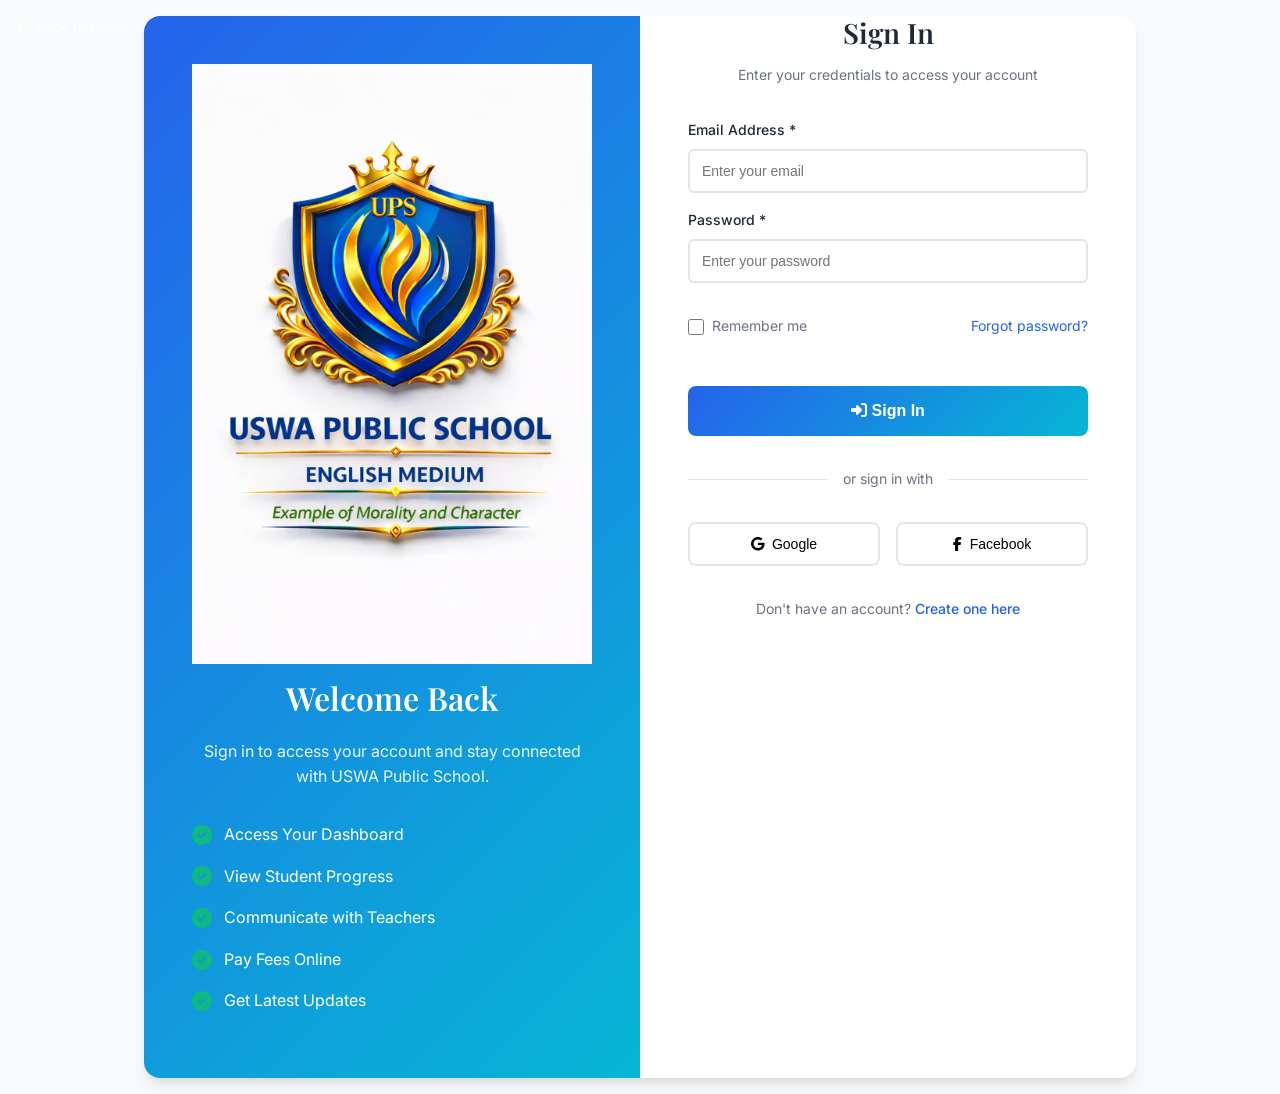
<file: login.html>
<!DOCTYPE html>
<html lang="en">
<head>
    <meta charset="UTF-8">
    <meta name="viewport" content="width=device-width, initial-scale=1.0">
    <title>Login - USWA Public School</title>
    <link href="https://fonts.googleapis.com/css2?family=Inter:wght@300;400;500;600;700;800&family=Playfair+Display:wght@400;500;600;700&display=swap" rel="stylesheet">
    <link rel="stylesheet" href="https://cdnjs.cloudflare.com/ajax/libs/font-awesome/6.4.0/css/all.min.css">
    <link rel="stylesheet" href="css/auth.css">
</head>
<body>
    <a href="index-fresh.html" class="back-link"><i class="fas fa-arrow-left"></i> Back to Home</a>
    <div class="login-container">
        <div class="login-left">
            <div class="login-left-content">
                <div class="school-logo"><img src="school_logo.jpg" alt="USWA Public School Logo"></div>
                <h1>Welcome Back</h1>
                <p>Sign in to access your account and stay connected with USWA Public School.</p>
                <ul class="login-benefits">
                    <li><i class="fas fa-check-circle"></i> Access Your Dashboard</li>
                    <li><i class="fas fa-check-circle"></i> View Student Progress</li>
                    <li><i class="fas fa-check-circle"></i> Communicate with Teachers</li>
                    <li><i class="fas fa-check-circle"></i> Pay Fees Online</li>
                    <li><i class="fas fa-check-circle"></i> Get Latest Updates</li>
                </ul>
            </div>
        </div>
        <div class="login-right">
            <div class="login-header">
                <h2 class="login-title">Sign In</h2>
                <p class="login-subtitle">Enter your credentials to access your account</p>
            </div>
            <div id="errorMessage" class="error-message" style="display:none;"></div>
            <div id="successMessage" class="success-message" style="display:none;"></div>
            <form class="login-form" id="loginForm">
                <div class="form-group">
                    <label class="form-label">Email Address *</label>
                    <input type="email" id="email" class="form-input" placeholder="Enter your email" required>
                </div>
                <div class="form-group">
                    <label class="form-label">Password *</label>
                    <input type="password" id="password" class="form-input" placeholder="Enter your password" required>
                </div>
                <div class="form-options">
                    <label class="checkbox-label">
                        <input type="checkbox" id="remember"> Remember me
                    </label>
                    <a href="#" class="forgot-link">Forgot password?</a>
                </div>
                <button type="submit" id="loginBtn" class="login-btn"><i class="fas fa-sign-in-alt"></i> Sign In</button>
            </form>
            <div class="divider"><span>or sign in with</span></div>
            <div class="social-login">
                <button class="social-btn" onclick="loginWithGoogle();"><i class="fab fa-google"></i> Google</button>
                <button class="social-btn" onclick="loginWithFacebook();"><i class="fab fa-facebook-f"></i> Facebook</button>
            </div>
            <div class="register-link">Don't have an account? <a href="register.html">Create one here</a></div>
        </div>
    </div>
    <script src="js/auth-script.js"></script>
</body>
</html>
</file>
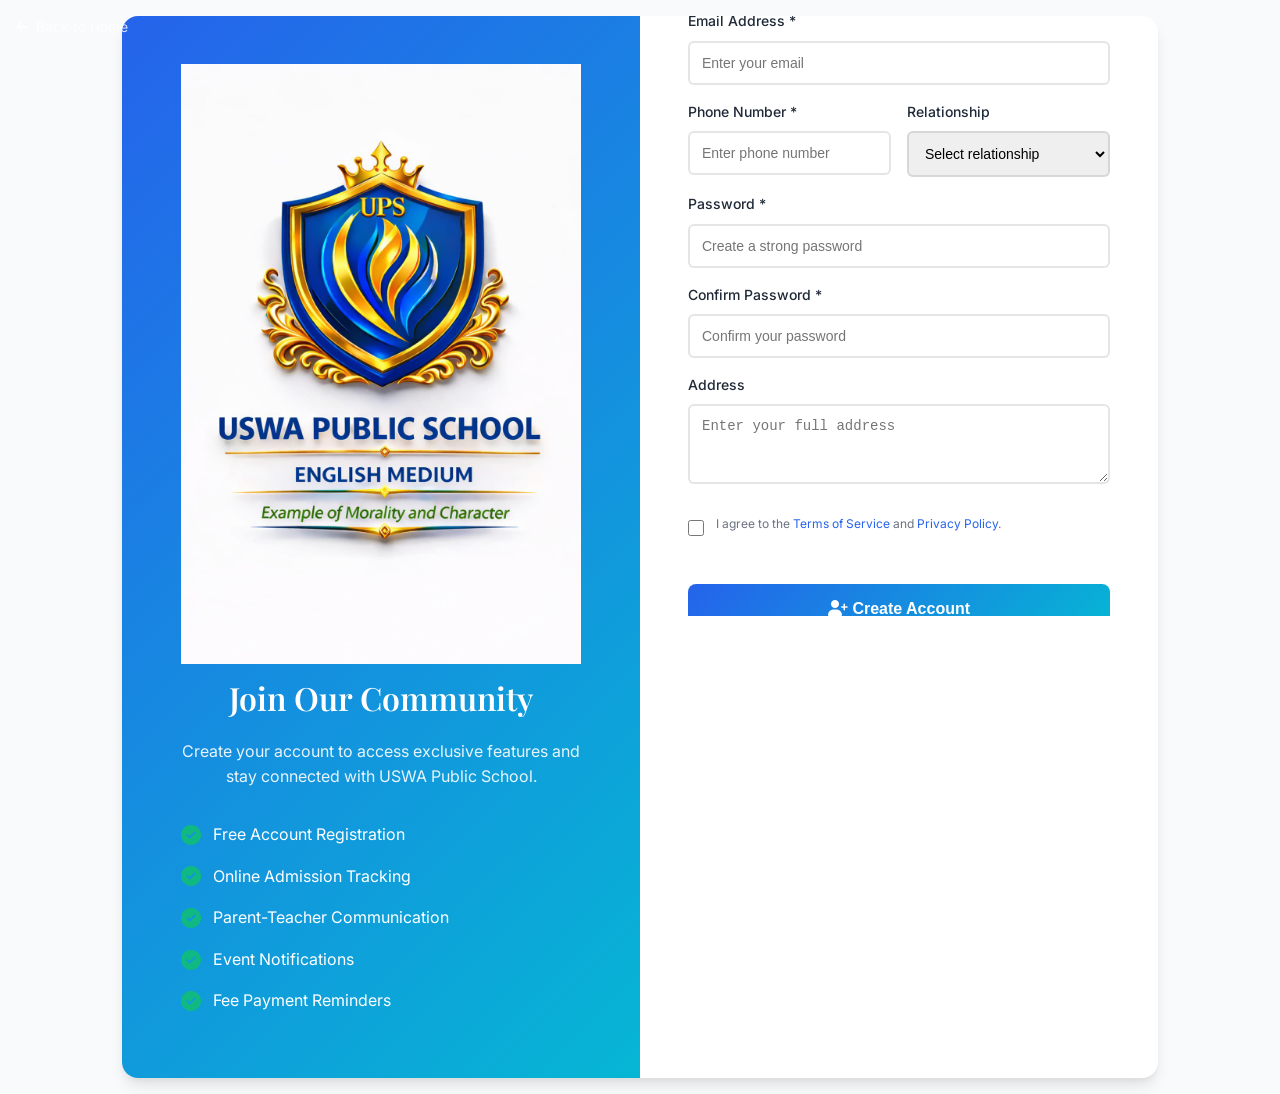
<file: register.html>
<!DOCTYPE html>
<html lang="en">
<head>
    <meta charset="UTF-8">
    <meta name="viewport" content="width=device-width, initial-scale=1.0">
    <title>Register - USWA Public School</title>

    <link href="https://fonts.googleapis.com/css2?family=Inter:wght@300;400;500;600;700;800&family=Playfair+Display:wght@400;500;600;700&display=swap" rel="stylesheet">
    <link rel="stylesheet" href="https://cdnjs.cloudflare.com/ajax/libs/font-awesome/6.4.0/css/all.min.css">
    <link rel="stylesheet" href="css/auth.css">
</head>

<body>

    <a href="index-fresh.html" class="back-link">
        <i class="fas fa-arrow-left"></i> Back to Home
    </a>

    <div class="register-container">

        <!-- LEFT -->
        <div class="register-left">
            <div class="register-left-content">
                <div class="school-logo">
                    <img src="school_logo.jpg" alt="USWA Public School Logo">
                </div>
                <h1>Join Our Community</h1>
                <p>Create your account to access exclusive features and stay connected with USWA Public School.</p>

                <ul class="register-benefits">
                    <li><i class="fas fa-check-circle"></i> Free Account Registration</li>
                    <li><i class="fas fa-check-circle"></i> Online Admission Tracking</li>
                    <li><i class="fas fa-check-circle"></i> Parent-Teacher Communication</li>
                    <li><i class="fas fa-check-circle"></i> Event Notifications</li>
                    <li><i class="fas fa-check-circle"></i> Fee Payment Reminders</li>
                </ul>
            </div>
        </div>

        <!-- RIGHT -->
        <div class="register-right">

            <div class="register-header">
                <h2 class="register-title">Create Account</h2>
                <p class="register-subtitle">Fill in your details to get started</p>
            </div>

            <div id="errorMessage" class="error-message" style="display:none;"></div>
            <div id="successMessage" class="success-message" style="display:none;"></div>

            <!-- ✅ FIX: autocomplete off + hidden input -->
            <form class="register-form" id="registerForm" autocomplete="off">

                <!-- hidden input to prevent auto focus -->
                <input type="text" style="display:none">

                <div class="form-row">
                    <div class="form-group">
                        <label class="form-label">First Name *</label>
                        <input type="text" id="firstName" class="form-input" placeholder="Enter first name" required>
                    </div>
                    <div class="form-group">
                        <label class="form-label">Last Name *</label>
                        <input type="text" id="lastName" class="form-input" placeholder="Enter last name" required>
                    </div>
                </div>

                <div class="form-group">
                    <label class="form-label">Email Address *</label>
                    <input type="email" id="email" class="form-input" placeholder="Enter your email" required>
                </div>

                <div class="form-row">
                    <div class="form-group">
                        <label class="form-label">Phone Number *</label>
                        <input type="tel" id="phone" class="form-input" placeholder="Enter phone number" required>
                    </div>
                    <div class="form-group">
                        <label class="form-label">Relationship</label>
                        <select id="relationship" class="form-select">
                            <option value="">Select relationship</option>
                            <option value="parent">Parent</option>
                            <option value="guardian">Guardian</option>
                            <option value="student">Student (18+)</option>
                            <option value="teacher">Teacher</option>
                            <option value="other">Other</option>
                        </select>
                    </div>
                </div>

                <div class="form-group">
                    <label class="form-label">Password *</label>
                    <input type="password" id="password" class="form-input" placeholder="Create a strong password" required>
                </div>

                <div class="form-group">
                    <label class="form-label">Confirm Password *</label>
                    <input type="password" id="confirmPassword" class="form-input" placeholder="Confirm your password" required>
                </div>

                <div class="form-group full-width">
                    <label class="form-label">Address</label>
                    <textarea id="address" class="form-input form-textarea" placeholder="Enter your full address"></textarea>
                </div>

                <div class="terms-group">
                    <input type="checkbox" id="terms" required>
                    <div class="terms-text">
                        I agree to the 
                        <a href="#" onclick="showTerms();return false;">Terms of Service</a> 
                        and 
                        <a href="#" onclick="showPrivacy();return false;">Privacy Policy</a>.
                    </div>
                </div>

                <button type="submit" id="registerBtn" class="register-btn">
                    <i class="fas fa-user-plus"></i> Create Account
                </button>

            </form>

            <div class="divider"><span>or register with</span></div>

            <div class="social-register">
                <button class="social-btn" onclick="registerWithGoogle();">
                    <i class="fab fa-google"></i> Google
                </button>
                <button class="social-btn" onclick="registerWithFacebook();">
                    <i class="fab fa-facebook-f"></i> Facebook
                </button>
            </div>

            <div class="login-link">
                Already have an account? <a href="login.html">Sign in here</a>
            </div>

        </div>
    </div>

    <!-- ✅ FIX: remove auto focus -->
    <script>
        window.onload = function () {
            document.activeElement.blur();
        };
    </script>

    <script src="js/auth-script.js"></script>

</body>
</html>
</file>
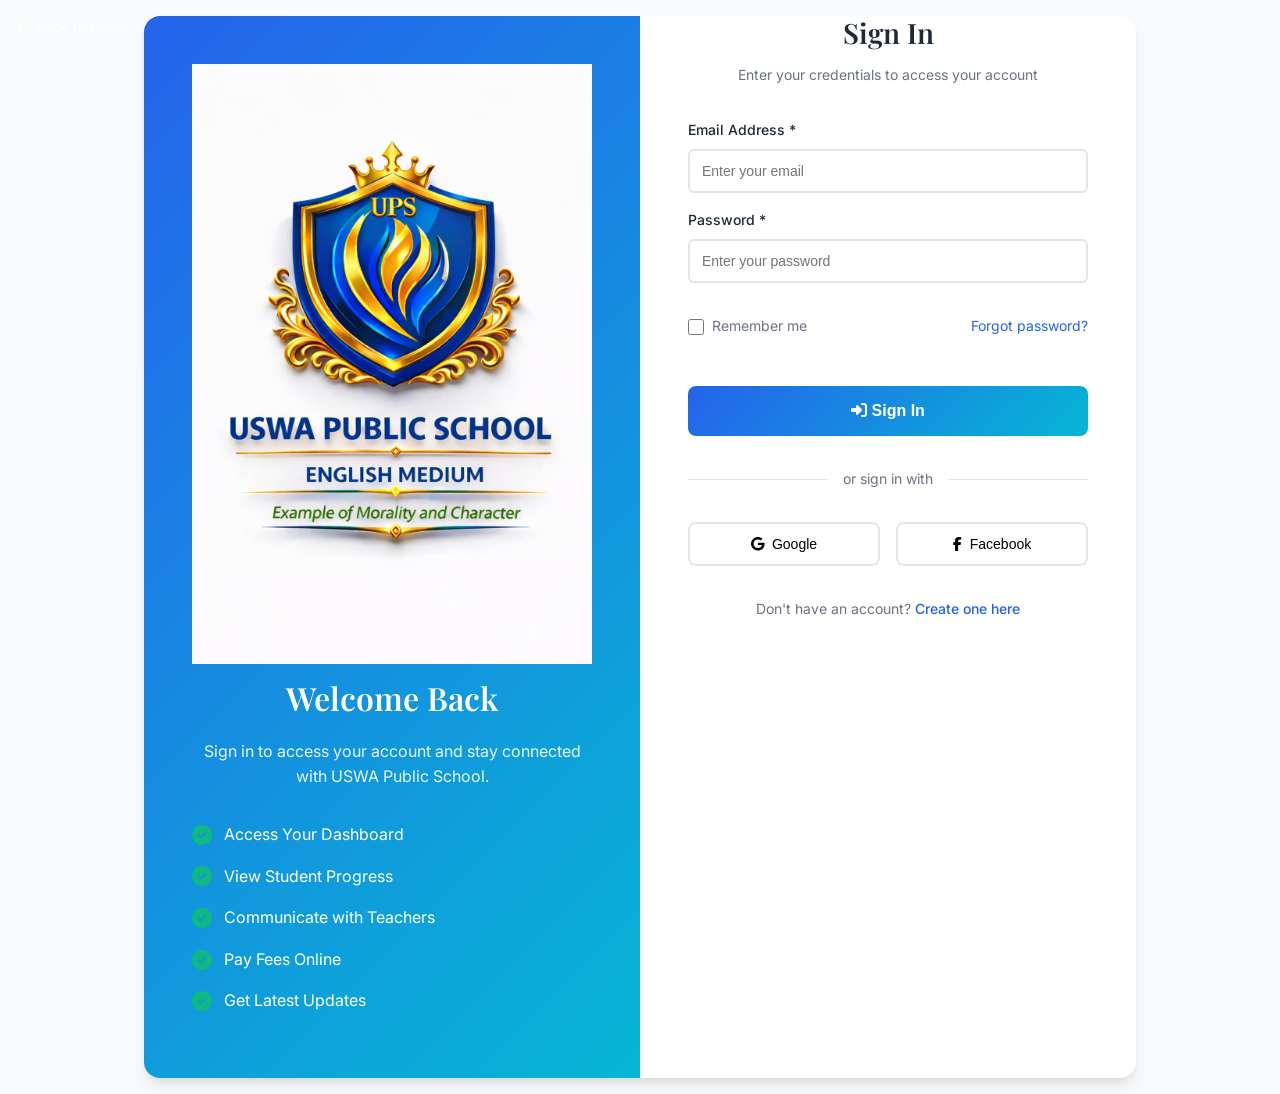
<file: uswa-web/login.html>
<!DOCTYPE html>
<html lang="en">
<head>
    <meta charset="UTF-8">
    <meta name="viewport" content="width=device-width, initial-scale=1.0">
    <title>Login - USWA Public School</title>
    <link href="https://fonts.googleapis.com/css2?family=Inter:wght@300;400;500;600;700;800&family=Playfair+Display:wght@400;500;600;700&display=swap" rel="stylesheet">
    <link rel="stylesheet" href="https://cdnjs.cloudflare.com/ajax/libs/font-awesome/6.4.0/css/all.min.css">
    <link rel="stylesheet" href="css/auth.css">
</head>
<body>
    <a href="index-fresh.html" class="back-link"><i class="fas fa-arrow-left"></i> Back to Home</a>
    <div class="login-container">
        <div class="login-left">
            <div class="login-left-content">
                <div class="school-logo"><img src="school_logo.jpg" alt="USWA Public School Logo"></div>
                <h1>Welcome Back</h1>
                <p>Sign in to access your account and stay connected with USWA Public School.</p>
                <ul class="login-benefits">
                    <li><i class="fas fa-check-circle"></i> Access Your Dashboard</li>
                    <li><i class="fas fa-check-circle"></i> View Student Progress</li>
                    <li><i class="fas fa-check-circle"></i> Communicate with Teachers</li>
                    <li><i class="fas fa-check-circle"></i> Pay Fees Online</li>
                    <li><i class="fas fa-check-circle"></i> Get Latest Updates</li>
                </ul>
            </div>
        </div>
        <div class="login-right">
            <div class="login-header">
                <h2 class="login-title">Sign In</h2>
                <p class="login-subtitle">Enter your credentials to access your account</p>
            </div>
            <div id="errorMessage" class="error-message" style="display:none;"></div>
            <div id="successMessage" class="success-message" style="display:none;"></div>
            <form class="login-form" id="loginForm">
                <div class="form-group">
                    <label class="form-label">Email Address *</label>
                    <input type="email" id="email" class="form-input" placeholder="Enter your email" required>
                </div>
                <div class="form-group">
                    <label class="form-label">Password *</label>
                    <input type="password" id="password" class="form-input" placeholder="Enter your password" required>
                </div>
                <div class="form-options">
                    <label class="checkbox-label">
                        <input type="checkbox" id="remember"> Remember me
                    </label>
                    <a href="#" class="forgot-link">Forgot password?</a>
                </div>
                <button type="submit" id="loginBtn" class="login-btn"><i class="fas fa-sign-in-alt"></i> Sign In</button>
            </form>
            <div class="divider"><span>or sign in with</span></div>
            <div class="social-login">
                <button class="social-btn" onclick="loginWithGoogle();"><i class="fab fa-google"></i> Google</button>
                <button class="social-btn" onclick="loginWithFacebook();"><i class="fab fa-facebook-f"></i> Facebook</button>
            </div>
            <div class="register-link">Don't have an account? <a href="register.html">Create one here</a></div>
        </div>
    </div>
    <script src="js/auth-script.js"></script>
</body>
</html>
</file>
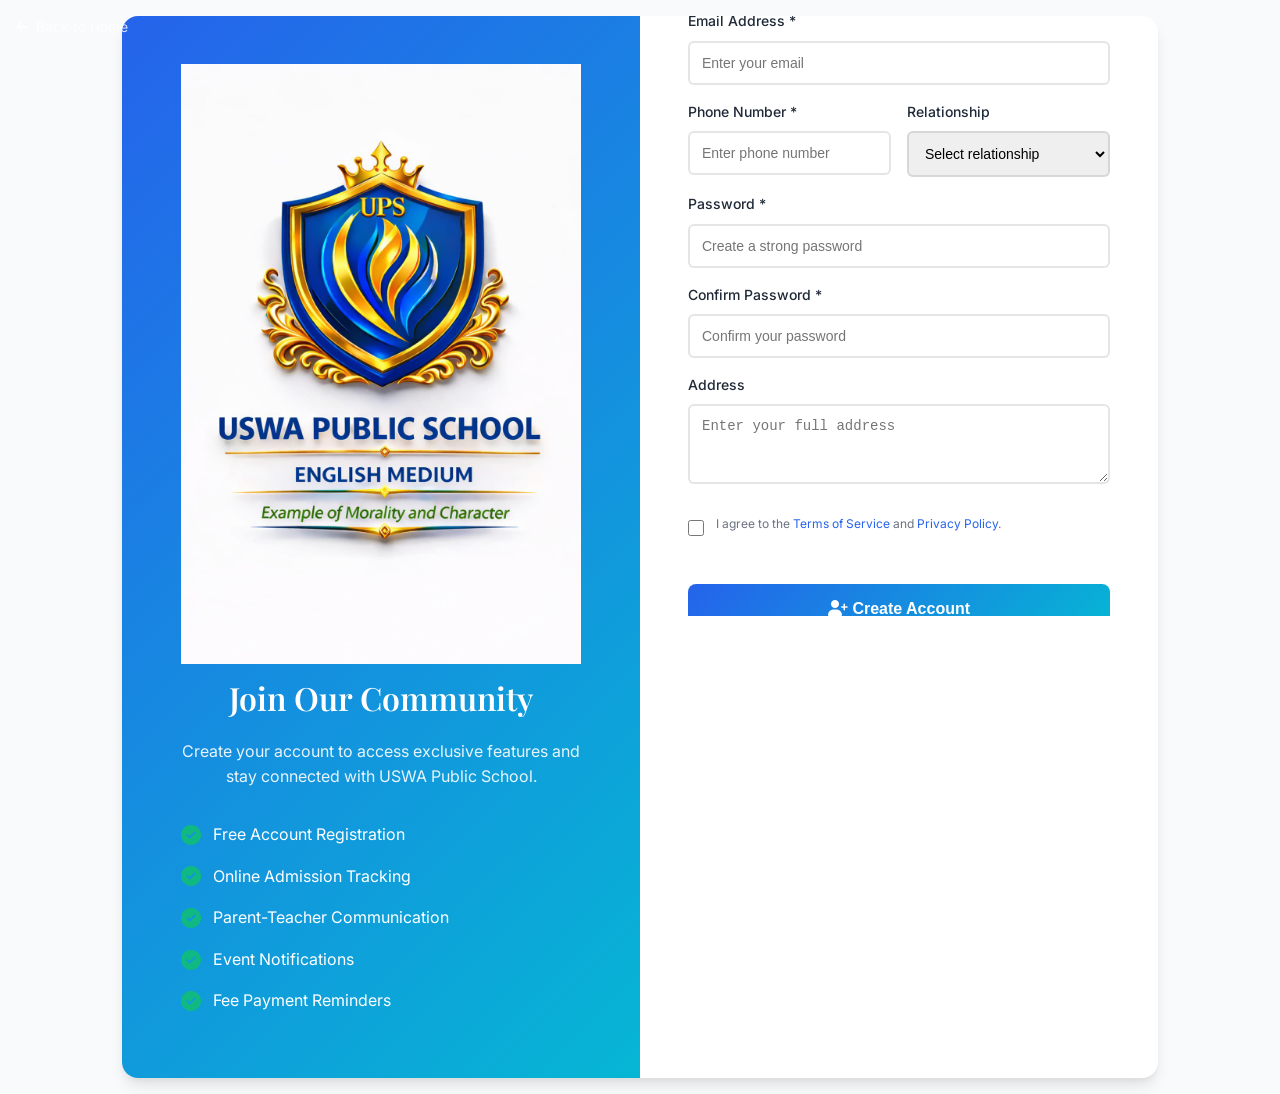
<file: uswa-web/register.html>
<!DOCTYPE html>
<html lang="en">
<head>
    <meta charset="UTF-8">
    <meta name="viewport" content="width=device-width, initial-scale=1.0">
    <title>Register - USWA Public School</title>
    <link href="https://fonts.googleapis.com/css2?family=Inter:wght@300;400;500;600;700;800&family=Playfair+Display:wght@400;500;600;700&display=swap" rel="stylesheet">
    <link rel="stylesheet" href="https://cdnjs.cloudflare.com/ajax/libs/font-awesome/6.4.0/css/all.min.css">
    <link rel="stylesheet" href="css/auth.css">
</head>
<body>
    <a href="index-fresh.html" class="back-link"><i class="fas fa-arrow-left"></i> Back to Home</a>
    <div class="register-container">
        <div class="register-left">
            <div class="register-left-content">
                <div class="school-logo"><img src="school_logo.jpg" alt="USWA Public School Logo"></div>
                <h1>Join Our Community</h1>
                <p>Create your account to access exclusive features and stay connected with USWA Public School.</p>
                <ul class="register-benefits">
                    <li><i class="fas fa-check-circle"></i> Free Account Registration</li>
                    <li><i class="fas fa-check-circle"></i> Online Admission Tracking</li>
                    <li><i class="fas fa-check-circle"></i> Parent-Teacher Communication</li>
                    <li><i class="fas fa-check-circle"></i> Event Notifications</li>
                    <li><i class="fas fa-check-circle"></i> Fee Payment Reminders</li>
                </ul>
            </div>
        </div>
        <div class="register-right">
            <div class="register-header">
                <h2 class="register-title">Create Account</h2>
                <p class="register-subtitle">Fill in your details to get started</p>
            </div>
            <div id="errorMessage" class="error-message" style="display:none;"></div>
            <div id="successMessage" class="success-message" style="display:none;"></div>
            <form class="register-form" id="registerForm">
                <div class="form-row">
                    <div class="form-group">
                        <label class="form-label">First Name *</label>
                        <input type="text" id="firstName" class="form-input" placeholder="Enter first name" required>
                    </div>
                    <div class="form-group">
                        <label class="form-label">Last Name *</label>
                        <input type="text" id="lastName" class="form-input" placeholder="Enter last name" required>
                    </div>
                </div>
                <div class="form-group">
                    <label class="form-label">Email Address *</label>
                    <input type="email" id="email" class="form-input" placeholder="Enter your email" required>
                </div>
                <div class="form-row">
                    <div class="form-group">
                        <label class="form-label">Phone Number *</label>
                        <input type="tel" id="phone" class="form-input" placeholder="Enter phone number" required>
                    </div>
                    <div class="form-group">
                        <label class="form-label">Relationship</label>
                        <select id="relationship" class="form-select">
                            <option value="">Select relationship</option>
                            <option value="parent">Parent</option>
                            <option value="guardian">Guardian</option>
                            <option value="student">Student (18+)</option>
                            <option value="teacher">Teacher</option>
                            <option value="other">Other</option>
                        </select>
                    </div>
                </div>
                <div class="form-group">
                    <label class="form-label">Password *</label>
                    <input type="password" id="password" class="form-input" placeholder="Create a strong password" required>
                </div>
                <div class="form-group">
                    <label class="form-label">Confirm Password *</label>
                    <input type="password" id="confirmPassword" class="form-input" placeholder="Confirm your password" required>
                </div>
                <div class="form-group full-width">
                    <label class="form-label">Address</label>
                    <textarea id="address" class="form-input form-textarea" placeholder="Enter your full address"></textarea>
                </div>
                <div class="terms-group">
                    <input type="checkbox" id="terms" required>
                    <div class="terms-text">I agree to the <a href="#" onclick="showTerms();return false;">Terms of Service</a> and <a href="#" onclick="showPrivacy();return false;">Privacy Policy</a>.</div>
                </div>
                <button type="submit" id="registerBtn" class="register-btn"><i class="fas fa-user-plus"></i> Create Account</button>
            </form>
            <div class="divider"><span>or register with</span></div>
            <div class="social-register">
                <button class="social-btn" onclick="registerWithGoogle();"><i class="fab fa-google"></i> Google</button>
                <button class="social-btn" onclick="registerWithFacebook();"><i class="fab fa-facebook-f"></i> Facebook</button>
            </div>
            <div class="login-link">Already have an account? <a href="login.html">Sign in here</a></div>
        </div>
    </div>
    <script src="js/auth-script.js"></script>
</body>
</html>
</file>
<file: css/auth.css>
:root {
    --primary: #2563eb;
    --primary-dark: #1d4ed8;
    --secondary: #06b6d4;
    --accent: #10b981;
    --dark: #1f2937;
    --darker: #111827;
    --light: #f8fafc;
    --gray: #6b7280;
    --white: #ffffff;
    --shadow: 0 4px 6px -1px rgba(0, 0, 0, 0.1), 0 2px 4px -1px rgba(0, 0, 0, 0.06);
    --shadow-lg: 0 10px 15px -3px rgba(0, 0, 0, 0.1), 0 4px 6px -2px rgba(0, 0, 0, 0.05);
    --gradient: linear-gradient(135deg, var(--primary), var(--secondary));
}

* {
    margin: 0;
    padding: 0;
    box-sizing: border-box;
}

body {
    font-family: 'Inter', sans-serif;
    background: var(--light);
    color: var(--dark);
    line-height: 1.6;
    min-height: 100vh;
    display: flex;
    align-items: center;
    justify-content: center;
    padding: 1rem;
}

/* REGISTER PAGE STYLES */
.register-container {
    display: grid;
    grid-template-columns: 1fr 1fr;
    min-height: 100vh;
    max-width: 1200px;
    margin: 0 auto;
    background: var(--white);
    border-radius: 16px;
    box-shadow: var(--shadow-lg);
    overflow: hidden;
}

.register-left {
    background: var(--gradient);
    color: var(--white);
    padding: 3rem;
    display: flex;
    align-items: center;
    justify-content: center;
}

.register-left-content {
    text-align: center;
    max-width: 400px;
}

.school-logo img {
    width: 100%;
    height: 100%;
    object-fit: cover;
}

.register-left h1 {
    font-family: 'Playfair Display', serif;
    font-size: 2rem;
    font-weight: 600;
    margin-bottom: 1rem;
}

.register-left p {
    opacity: 0.9;
    line-height: 1.6;
    margin-bottom: 2rem;
}

.register-benefits {
    list-style: none;
}

.register-benefits li {
    margin-bottom: 1rem;
    display: flex;
    align-items: center;
    gap: 0.75rem;
}

.register-benefits i {
    color: var(--accent);
    font-size: 1.25rem;
}

.register-right {
    padding: 3rem;
    display: flex;
    flex-direction: column;
    justify-content: center;
    overflow-y: auto;
    max-height: 600px;
}

.register-header {
    text-align: center;
    margin-bottom: 2rem;
}

.register-title {
    font-family: 'Playfair Display', serif;
    font-size: 1.75rem;
    font-weight: 600;
    color: var(--dark);
    margin-bottom: 0.5rem;
}

.register-subtitle {
    color: var(--gray);
    font-size: 0.875rem;
}

.register-form {
    display: flex;
    flex-direction: column;
    gap: 1rem;
}

.form-row {
    display: grid;
    grid-template-columns: 1fr 1fr;
    gap: 1rem;
}

.form-group {
    display: flex;
    flex-direction: column;
    gap: 0.5rem;
}

.form-group.full-width {
    grid-column: 1 / -1;
}

.form-label {
    font-weight: 500;
    color: var(--dark);
    font-size: 0.875rem;
}

.form-input,
.form-select {
    padding: 0.75rem;
    border: 2px solid rgba(0, 0, 0, 0.1);
    border-radius: 6px;
    font-size: 0.875rem;
    transition: border-color 0.2s ease;
}

.form-input:focus,
.form-select:focus {
    outline: none;
    border-color: var(--primary);
}

.form-textarea {
    resize: vertical;
    min-height: 80px;
}

.terms-group {
    display: flex;
    align-items: flex-start;
    gap: 0.75rem;
    margin: 1rem 0;
}

.terms-group input[type="checkbox"] {
    margin-top: 0.25rem;
    width: 16px;
    height: 16px;
}

.terms-text {
    font-size: 0.75rem;
    color: var(--gray);
    line-height: 1.4;
}

.terms-text a {
    color: var(--primary);
    text-decoration: none;
}

.terms-text a:hover {
    text-decoration: underline;
}

.register-btn {
    background: var(--gradient);
    color: white;
    padding: 1rem;
    border: none;
    border-radius: 8px;
    font-size: 1rem;
    font-weight: 600;
    cursor: pointer;
    transition: all 0.2s ease;
    margin-top: 1rem;
}

.register-btn:hover {
    transform: translateY(-1px);
    box-shadow: 0 4px 14px rgba(37, 99, 235, 0.3);
}

.register-btn:disabled {
    opacity: 0.6;
    cursor: not-allowed;
    transform: none;
}

.divider {
    text-align: center;
    margin: 2rem 0;
    position: relative;
    color: var(--gray);
    font-size: 0.875rem;
}

.divider::before {
    content: '';
    position: absolute;
    top: 50%;
    left: 0;
    right: 0;
    height: 1px;
    background: rgba(0, 0, 0, 0.1);
}

.divider span {
    background: var(--white);
    padding: 0 1rem;
    position: relative;
    z-index: 1;
}

.social-register {
    display: flex;
    gap: 1rem;
}

.social-btn {
    flex: 1;
    padding: 0.75rem;
    border: 2px solid rgba(0, 0, 0, 0.1);
    border-radius: 8px;
    background: var(--white);
    cursor: pointer;
    transition: all 0.2s ease;
    display: flex;
    align-items: center;
    justify-content: center;
    gap: 0.5rem;
    font-size: 0.875rem;
    font-weight: 500;
}

.social-btn:hover {
    border-color: var(--primary);
    color: var(--primary);
}

.login-link {
    text-align: center;
    margin-top: 2rem;
    font-size: 0.875rem;
    color: var(--gray);
}

.login-link a {
    color: var(--primary);
    text-decoration: none;
    font-weight: 500;
}

.login-link a:hover {
    text-decoration: underline;
}

.back-link {
    position: absolute;
    top: 1rem;
    left: 1rem;
    color: rgba(255, 255, 255, 0.8);
    text-decoration: none;
    font-size: 0.875rem;
    display: flex;
    align-items: center;
    gap: 0.5rem;
    transition: color 0.2s ease;
}

.back-link:hover {
    color: white;
}

.error-message {
    background: #fef2f2;
    color: #dc2626;
    padding: 0.75rem;
    border-radius: 6px;
    font-size: 0.875rem;
    margin-bottom: 1rem;
    display: none;
}

.success-message {
    background: #f0fdf4;
    color: #16a34a;
    padding: 0.75rem;
    border-radius: 6px;
    font-size: 0.875rem;
    margin-bottom: 1rem;
    display: none;
}

/* LOGIN PAGE STYLES */
.login-container {
    display: grid;
    grid-template-columns: 1fr 1fr;
    min-height: 100vh;
    max-width: 1200px;
    margin: 0 auto;
    background: var(--white);
    border-radius: 16px;
    box-shadow: var(--shadow-lg);
    overflow: hidden;
}

.login-left {
    background: var(--gradient);
    color: var(--white);
    padding: 3rem;
    display: flex;
    align-items: center;
    justify-content: center;
}

.login-left-content {
    text-align: center;
    max-width: 400px;
}

.login-left h1 {
    font-family: 'Playfair Display', serif;
    font-size: 2rem;
    font-weight: 600;
    margin-bottom: 1rem;
}

.login-left p {
    opacity: 0.9;
    line-height: 1.6;
    margin-bottom: 2rem;
}

.login-benefits {
    list-style: none;
}

.login-benefits li {
    margin-bottom: 1rem;
    display: flex;
    align-items: center;
    gap: 0.75rem;
}

.login-benefits i {
    color: var(--accent);
    font-size: 1.25rem;
}

.login-right {
    padding: 3rem;
    display: flex;
    flex-direction: column;
    justify-content: center;
    overflow-y: auto;
    max-height: 600px;
}

.login-header {
    text-align: center;
    margin-bottom: 2rem;
}

.login-title {
    font-family: 'Playfair Display', serif;
    font-size: 1.75rem;
    font-weight: 600;
    color: var(--dark);
    margin-bottom: 0.5rem;
}

.login-subtitle {
    color: var(--gray);
    font-size: 0.875rem;
}

.login-form {
    display: flex;
    flex-direction: column;
    gap: 1rem;
}

.form-options {
    display: flex;
    justify-content: space-between;
    align-items: center;
    margin: 1rem 0;
}

.checkbox-label {
    display: flex;
    align-items: center;
    gap: 0.5rem;
    font-size: 0.875rem;
    color: var(--gray);
}

.checkbox-label input[type="checkbox"] {
    width: 16px;
    height: 16px;
}

.forgot-link {
    color: var(--primary);
    text-decoration: none;
    font-size: 0.875rem;
}

.forgot-link:hover {
    text-decoration: underline;
}

.login-btn {
    background: var(--gradient);
    color: white;
    padding: 1rem;
    border: none;
    border-radius: 8px;
    font-size: 1rem;
    font-weight: 600;
    cursor: pointer;
    transition: all 0.2s ease;
    margin-top: 1rem;
}

.login-btn:hover {
    transform: translateY(-1px);
    box-shadow: 0 4px 14px rgba(37, 99, 235, 0.3);
}

.login-btn:disabled {
    opacity: 0.6;
    cursor: not-allowed;
    transform: none;
}

.social-login {
    display: flex;
    gap: 1rem;
}

.register-link {
    text-align: center;
    margin-top: 2rem;
    font-size: 0.875rem;
    color: var(--gray);
}

.register-link a {
    color: var(--primary);
    text-decoration: none;
    font-weight: 500;
}

.register-link a:hover {
    text-decoration: underline;
}

/* RESPONSIVE */
@media (max-width: 768px) {
    body {
        padding: 0.75rem;
    }

    .register-container,
    .login-container {
        grid-template-columns: 1fr;
        max-width: 100%;
        min-height: auto;
        max-height: none;
        height: auto;
        margin: 0 auto;
        border-radius: 16px;
        box-shadow: 0 12px 30px rgba(0, 0, 0, 0.2);
    }

    .register-left,
    .login-left {
        padding: 1.25rem;
        text-align: center;
        border-radius: 16px 16px 0 0;
    }

    .register-right,
    .login-right {
        padding: 1rem;
        max-height: none;
        overflow-y: visible;
    }

    .form-row {
        grid-template-columns: 1fr;
    }

    .social-register,
    .social-login {
        flex-direction: column;
    }

    .back-link {
        position: fixed;
        top: 0.65rem;
        left: 0.65rem;
        z-index: 1000;
        background: rgba(17, 24, 39, 0.85);
        padding: 0.45rem 0.8rem;
        border-radius: 999px;
    }
}
</file>
<file: uswa-web/css/auth.css>
:root {
    --primary: #2563eb;
    --primary-dark: #1d4ed8;
    --secondary: #06b6d4;
    --accent: #10b981;
    --dark: #1f2937;
    --darker: #111827;
    --light: #f8fafc;
    --gray: #6b7280;
    --white: #ffffff;
    --shadow: 0 4px 6px -1px rgba(0, 0, 0, 0.1), 0 2px 4px -1px rgba(0, 0, 0, 0.06);
    --shadow-lg: 0 10px 15px -3px rgba(0, 0, 0, 0.1), 0 4px 6px -2px rgba(0, 0, 0, 0.05);
    --gradient: linear-gradient(135deg, var(--primary), var(--secondary));
}

* {
    margin: 0;
    padding: 0;
    box-sizing: border-box;
}

body {
    font-family: 'Inter', sans-serif;
    background: var(--light);
    color: var(--dark);
    line-height: 1.6;
    min-height: 100vh;
    display: flex;
    align-items: center;
    justify-content: center;
    padding: 1rem;
}

/* REGISTER PAGE STYLES */
.register-container {
    display: grid;
    grid-template-columns: 1fr 1fr;
    min-height: 100vh;
    max-width: 1200px;
    margin: 0 auto;
    background: var(--white);
    border-radius: 16px;
    box-shadow: var(--shadow-lg);
    overflow: hidden;
}

.register-left {
    background: var(--gradient);
    color: var(--white);
    padding: 3rem;
    display: flex;
    align-items: center;
    justify-content: center;
}

.register-left-content {
    text-align: center;
    max-width: 400px;
}

.school-logo img {
    width: 100%;
    height: 100%;
    object-fit: cover;
}

.register-left h1 {
    font-family: 'Playfair Display', serif;
    font-size: 2rem;
    font-weight: 600;
    margin-bottom: 1rem;
}

.register-left p {
    opacity: 0.9;
    line-height: 1.6;
    margin-bottom: 2rem;
}

.register-benefits {
    list-style: none;
}

.register-benefits li {
    margin-bottom: 1rem;
    display: flex;
    align-items: center;
    gap: 0.75rem;
}

.register-benefits i {
    color: var(--accent);
    font-size: 1.25rem;
}

.register-right {
    padding: 3rem;
    display: flex;
    flex-direction: column;
    justify-content: center;
    overflow-y: auto;
    max-height: 600px;
}

.register-header {
    text-align: center;
    margin-bottom: 2rem;
}

.register-title {
    font-family: 'Playfair Display', serif;
    font-size: 1.75rem;
    font-weight: 600;
    color: var(--dark);
    margin-bottom: 0.5rem;
}

.register-subtitle {
    color: var(--gray);
    font-size: 0.875rem;
}

.register-form {
    display: flex;
    flex-direction: column;
    gap: 1rem;
}

.form-row {
    display: grid;
    grid-template-columns: 1fr 1fr;
    gap: 1rem;
}

.form-group {
    display: flex;
    flex-direction: column;
    gap: 0.5rem;
}

.form-group.full-width {
    grid-column: 1 / -1;
}

.form-label {
    font-weight: 500;
    color: var(--dark);
    font-size: 0.875rem;
}

.form-input,
.form-select {
    padding: 0.75rem;
    border: 2px solid rgba(0, 0, 0, 0.1);
    border-radius: 6px;
    font-size: 0.875rem;
    transition: border-color 0.2s ease;
}

.form-input:focus,
.form-select:focus {
    outline: none;
    border-color: var(--primary);
}

.form-textarea {
    resize: vertical;
    min-height: 80px;
}

.terms-group {
    display: flex;
    align-items: flex-start;
    gap: 0.75rem;
    margin: 1rem 0;
}

.terms-group input[type="checkbox"] {
    margin-top: 0.25rem;
    width: 16px;
    height: 16px;
}

.terms-text {
    font-size: 0.75rem;
    color: var(--gray);
    line-height: 1.4;
}

.terms-text a {
    color: var(--primary);
    text-decoration: none;
}

.terms-text a:hover {
    text-decoration: underline;
}

.register-btn {
    background: var(--gradient);
    color: white;
    padding: 1rem;
    border: none;
    border-radius: 8px;
    font-size: 1rem;
    font-weight: 600;
    cursor: pointer;
    transition: all 0.2s ease;
    margin-top: 1rem;
}

.register-btn:hover {
    transform: translateY(-1px);
    box-shadow: 0 4px 14px rgba(37, 99, 235, 0.3);
}

.register-btn:disabled {
    opacity: 0.6;
    cursor: not-allowed;
    transform: none;
}

.divider {
    text-align: center;
    margin: 2rem 0;
    position: relative;
    color: var(--gray);
    font-size: 0.875rem;
}

.divider::before {
    content: '';
    position: absolute;
    top: 50%;
    left: 0;
    right: 0;
    height: 1px;
    background: rgba(0, 0, 0, 0.1);
}

.divider span {
    background: var(--white);
    padding: 0 1rem;
    position: relative;
    z-index: 1;
}

.social-register {
    display: flex;
    gap: 1rem;
}

.social-btn {
    flex: 1;
    padding: 0.75rem;
    border: 2px solid rgba(0, 0, 0, 0.1);
    border-radius: 8px;
    background: var(--white);
    cursor: pointer;
    transition: all 0.2s ease;
    display: flex;
    align-items: center;
    justify-content: center;
    gap: 0.5rem;
    font-size: 0.875rem;
    font-weight: 500;
}

.social-btn:hover {
    border-color: var(--primary);
    color: var(--primary);
}

.login-link {
    text-align: center;
    margin-top: 2rem;
    font-size: 0.875rem;
    color: var(--gray);
}

.login-link a {
    color: var(--primary);
    text-decoration: none;
    font-weight: 500;
}

.login-link a:hover {
    text-decoration: underline;
}

.back-link {
    position: absolute;
    top: 1rem;
    left: 1rem;
    color: rgba(255, 255, 255, 0.8);
    text-decoration: none;
    font-size: 0.875rem;
    display: flex;
    align-items: center;
    gap: 0.5rem;
    transition: color 0.2s ease;
}

.back-link:hover {
    color: white;
}

.error-message {
    background: #fef2f2;
    color: #dc2626;
    padding: 0.75rem;
    border-radius: 6px;
    font-size: 0.875rem;
    margin-bottom: 1rem;
    display: none;
}

.success-message {
    background: #f0fdf4;
    color: #16a34a;
    padding: 0.75rem;
    border-radius: 6px;
    font-size: 0.875rem;
    margin-bottom: 1rem;
    display: none;
}

/* LOGIN PAGE STYLES */
.login-container {
    display: grid;
    grid-template-columns: 1fr 1fr;
    min-height: 100vh;
    max-width: 1200px;
    margin: 0 auto;
    background: var(--white);
    border-radius: 16px;
    box-shadow: var(--shadow-lg);
    overflow: hidden;
}

.login-left {
    background: var(--gradient);
    color: var(--white);
    padding: 3rem;
    display: flex;
    align-items: center;
    justify-content: center;
}

.login-left-content {
    text-align: center;
    max-width: 400px;
}

.login-left h1 {
    font-family: 'Playfair Display', serif;
    font-size: 2rem;
    font-weight: 600;
    margin-bottom: 1rem;
}

.login-left p {
    opacity: 0.9;
    line-height: 1.6;
    margin-bottom: 2rem;
}

.login-benefits {
    list-style: none;
}

.login-benefits li {
    margin-bottom: 1rem;
    display: flex;
    align-items: center;
    gap: 0.75rem;
}

.login-benefits i {
    color: var(--accent);
    font-size: 1.25rem;
}

.login-right {
    padding: 3rem;
    display: flex;
    flex-direction: column;
    justify-content: center;
    overflow-y: auto;
    max-height: 600px;
}

.login-header {
    text-align: center;
    margin-bottom: 2rem;
}

.login-title {
    font-family: 'Playfair Display', serif;
    font-size: 1.75rem;
    font-weight: 600;
    color: var(--dark);
    margin-bottom: 0.5rem;
}

.login-subtitle {
    color: var(--gray);
    font-size: 0.875rem;
}

.login-form {
    display: flex;
    flex-direction: column;
    gap: 1rem;
}

.form-options {
    display: flex;
    justify-content: space-between;
    align-items: center;
    margin: 1rem 0;
}

.checkbox-label {
    display: flex;
    align-items: center;
    gap: 0.5rem;
    font-size: 0.875rem;
    color: var(--gray);
}

.checkbox-label input[type="checkbox"] {
    width: 16px;
    height: 16px;
}

.forgot-link {
    color: var(--primary);
    text-decoration: none;
    font-size: 0.875rem;
}

.forgot-link:hover {
    text-decoration: underline;
}

.login-btn {
    background: var(--gradient);
    color: white;
    padding: 1rem;
    border: none;
    border-radius: 8px;
    font-size: 1rem;
    font-weight: 600;
    cursor: pointer;
    transition: all 0.2s ease;
    margin-top: 1rem;
}

.login-btn:hover {
    transform: translateY(-1px);
    box-shadow: 0 4px 14px rgba(37, 99, 235, 0.3);
}

.login-btn:disabled {
    opacity: 0.6;
    cursor: not-allowed;
    transform: none;
}

.social-login {
    display: flex;
    gap: 1rem;
}

.register-link {
    text-align: center;
    margin-top: 2rem;
    font-size: 0.875rem;
    color: var(--gray);
}

.register-link a {
    color: var(--primary);
    text-decoration: none;
    font-weight: 500;
}

.register-link a:hover {
    text-decoration: underline;
}

/* RESPONSIVE */
@media (max-width: 768px) {
    body {
        padding: 0.75rem;
    }

    .register-container,
    .login-container {
        grid-template-columns: 1fr;
        max-width: 100%;
        min-height: auto;
        max-height: none;
        height: auto;
        margin: 0 auto;
        border-radius: 16px;
        box-shadow: 0 12px 30px rgba(0, 0, 0, 0.2);
    }

    .register-left,
    .login-left {
        padding: 1.25rem;
        text-align: center;
        border-radius: 16px 16px 0 0;
    }

    .register-right,
    .login-right {
        padding: 1rem;
        max-height: none;
        overflow-y: visible;
    }

    .form-row {
        grid-template-columns: 1fr;
    }

    .social-register,
    .social-login {
        flex-direction: column;
    }

    .back-link {
        position: fixed;
        top: 0.65rem;
        left: 0.65rem;
        z-index: 1000;
        background: rgba(17, 24, 39, 0.85);
        padding: 0.45rem 0.8rem;
        border-radius: 999px;
    }
}
</file>
